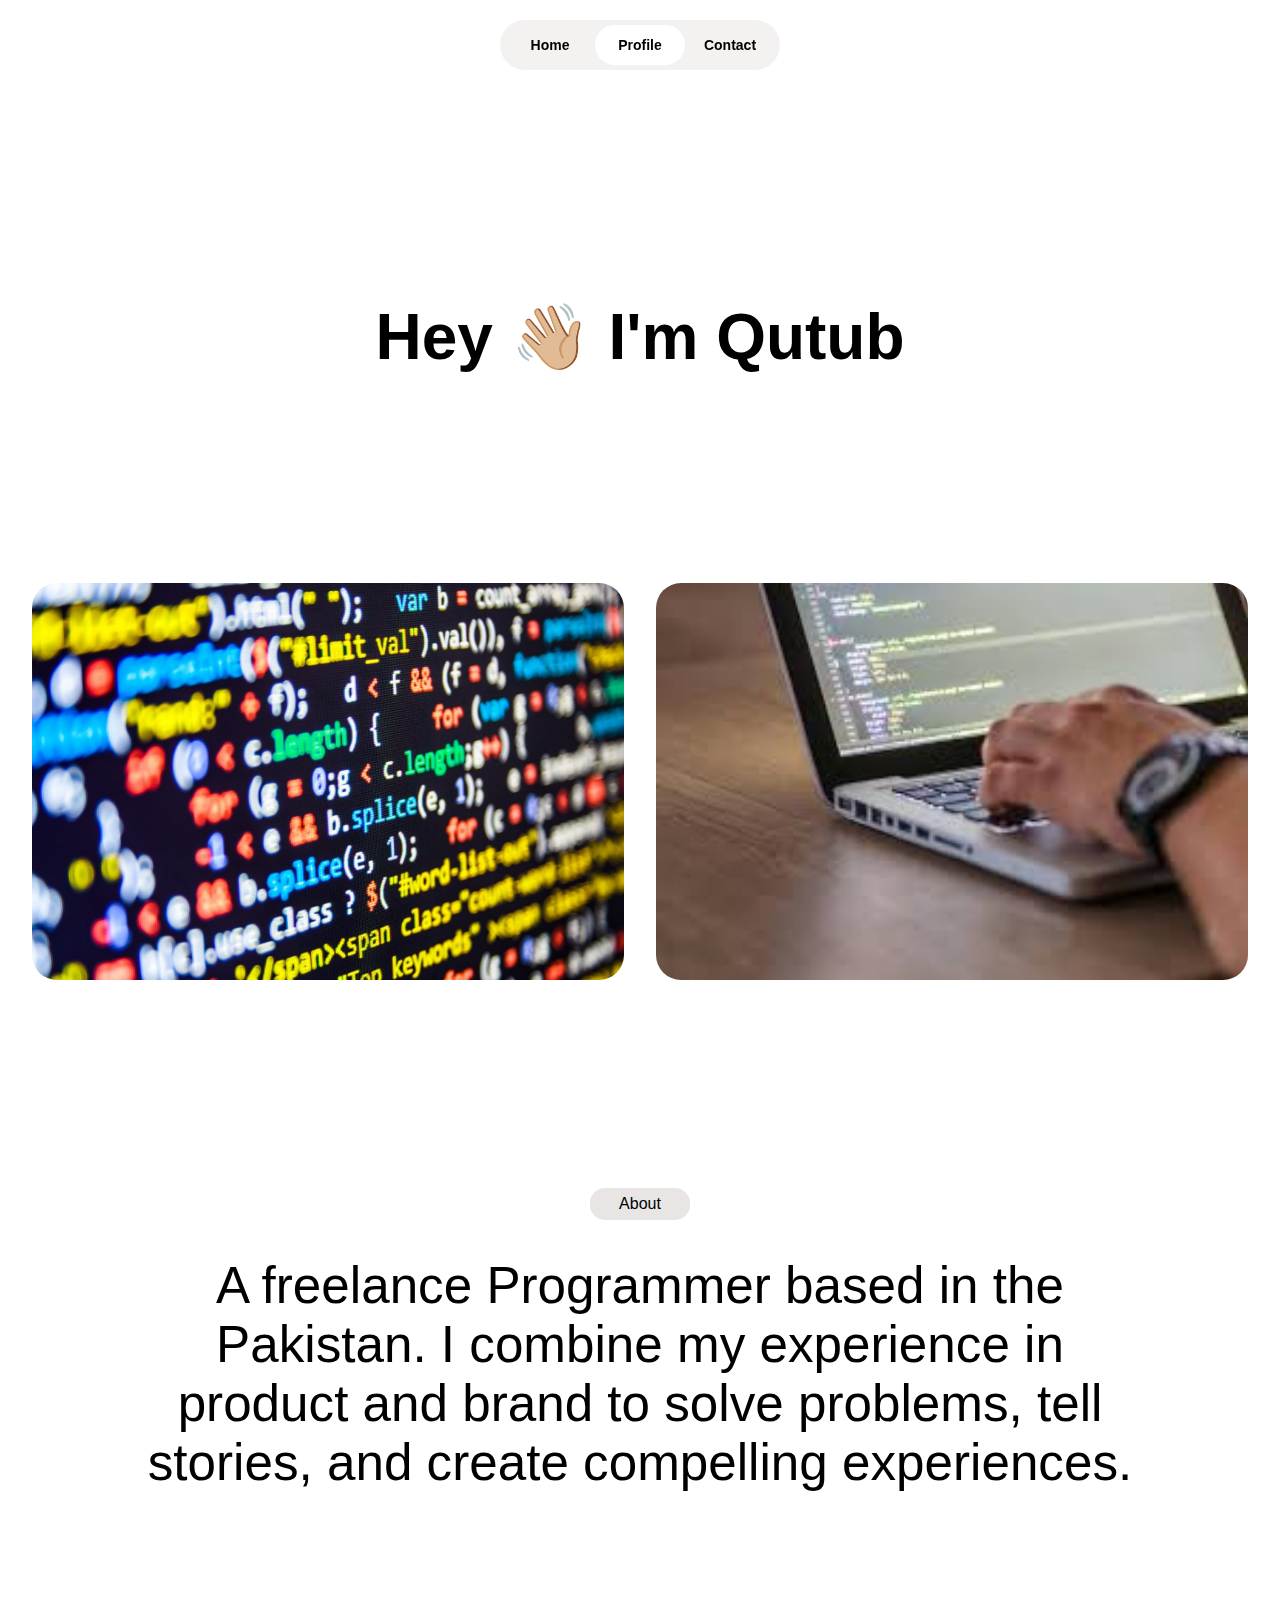
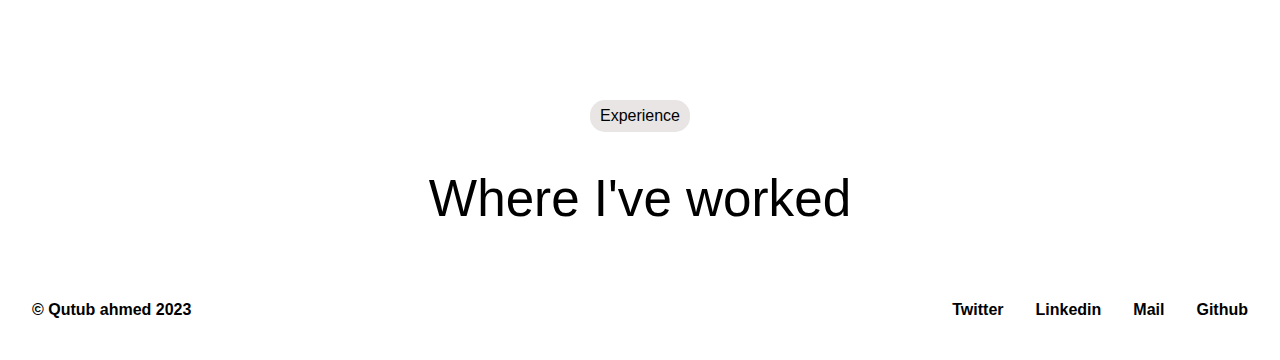
<file: profile-file/profile.html>
<!DOCTYPE html>
<html lang="en">

<head>
    <meta charset="UTF-8">
    <meta name="viewport" content="width=device-width, initial-scale=1.0">
    <title>Profile</title>
    <link rel="stylesheet" href="profile.css">
</head>

<body>
    <header id="header">
        <nav id="navbar">
            <div class="list__item"><a href="../index.html">Home</a></div>
            <div class="list__item"><a href="profile.html">Profile</a></div>
            <div class="list__item"><a href="../contact-file/contact.html">Contact</a></div>
        </nav>
    </header>

    <main id="main">
        <h1>Hey 👋🏼 I'm Qutub</h1>

        <section class="image-container">
            <div>
                <img src="images/coding-image.jpg" alt="">
            </div>
            <div>
                <img src="images/laptop.jfif" alt="">
            </div>
        </section>
        <section class="about-section">
            <div class="about-top">
                <p class="heading">About</p>
                <p class="text">
                    A freelance Programmer based in the Pakistan. I combine my experience in product and brand to solve
                    problems, tell stories, and create compelling experiences.
                </p>
            </div>
            <div class="about-bottom">
                <p class="heading">Experience</p>
                <p class="text">
                    Where I've worked
                </p>
            </div>
        </section>
    </main>

    <footer id="footer">
        <div class="copyright">© Qutub ahmed 2023</div>
        <ul class="social-media-apps">
            <li>Twitter</li>
            <li>Linkedin</li>
            <li>Mail</li>
            <li><a href="https://github.com/qutubahmed732">Github</a></li>
        </ul>
</footer>

</body>

</html>
</file>
<file: profile-file/profile.css>
* {
    margin: 0;
    padding: 0;
    box-sizing: border-box;
}

body {
    font-family: sans-serif;
}

/* header section */

#header {
    padding-block: 2.875rem;
    display: flex;
    justify-content: center;
    position: relative;
}

#navbar {
    border-radius: 25px;
    display: flex;
    justify-content: center;
    width: max-content;
    background-color: #e8e5e480;
    padding: 5px 5px;
    position: fixed;
    top: 20px;
    z-index: 111;
    backdrop-filter: blur(10px);
}

.list__item {
    font-size: 14px;
    font-weight: 600;
    border-radius: 25px;
    width: 90px;
    height: 40px;
    background-color: white;
    display: flex;
    align-items: center;
    justify-content: center;
    cursor: pointer;
}

.list__item:nth-of-type(1),
.list__item:nth-of-type(3) {
    background-color: transparent;
}

a {
    text-decoration: none;
    color: black;
}

/* main section */

#main h1 {
    text-align: center;
    margin: 13rem auto;
    font-size: 4rem;
}

.image-container {
    margin-top: 2rem;
    display: grid;
    grid-template-columns: 1fr 1fr;
    gap: 2rem;
    padding-inline: 2rem;
}

img {
    border-radius: 25px;
    width: 100%;
    height: 100%;
}

.about-section {
    margin-top: 2rem;
    margin-bottom: 2rem;
    text-align: center;
    display: flex;
    flex-direction: column;
    align-items: center;
    gap: 2rem;
}

.about-top,
.about-bottom {
    margin-top: 10rem;
    display: flex;
    flex-direction: column;
    align-items: center;
}

.heading {
    border-radius: 15px;
    padding: 7px 5px;
    background-color: #e8e5e4;
    width: 100px;
    margin: 1rem auto;
}

.text {
    margin-top: 1.3rem;
    padding-inline: clamp(1.3rem, 6vw, 3.2rem);
    text-wrap: balance;
    font-size: clamp(1.3rem, 5vw, 3.2rem);
}

#footer {
    height: 100px;
    padding-inline: 2rem;
    display: flex;
    justify-content: space-between;
    align-items: center;
}

.copyright{
    font-weight: 600;
}

.social-media-apps {
    list-style: none;
    display: flex;
    align-items: center;
    justify-content: space-between;
    gap: 2rem;
    font-weight: 600;
}

.social-media-apps li:hover {
    color: gray;
    cursor: pointer;
}

@media (max-width: 820px) {
    .image-container {
        display: flex;
        flex-direction: column;
        gap: 1rem;
    }

    #footer {
        margin-top: 5rem;
        display: flex;
        flex-direction: column;
        align-items: center;
        justify-content: initial;
        gap: 1.2rem;
    }
    .social-media-apps {
        font-size: 16px;
        font-weight: normal;
    }
   
}
</file>
